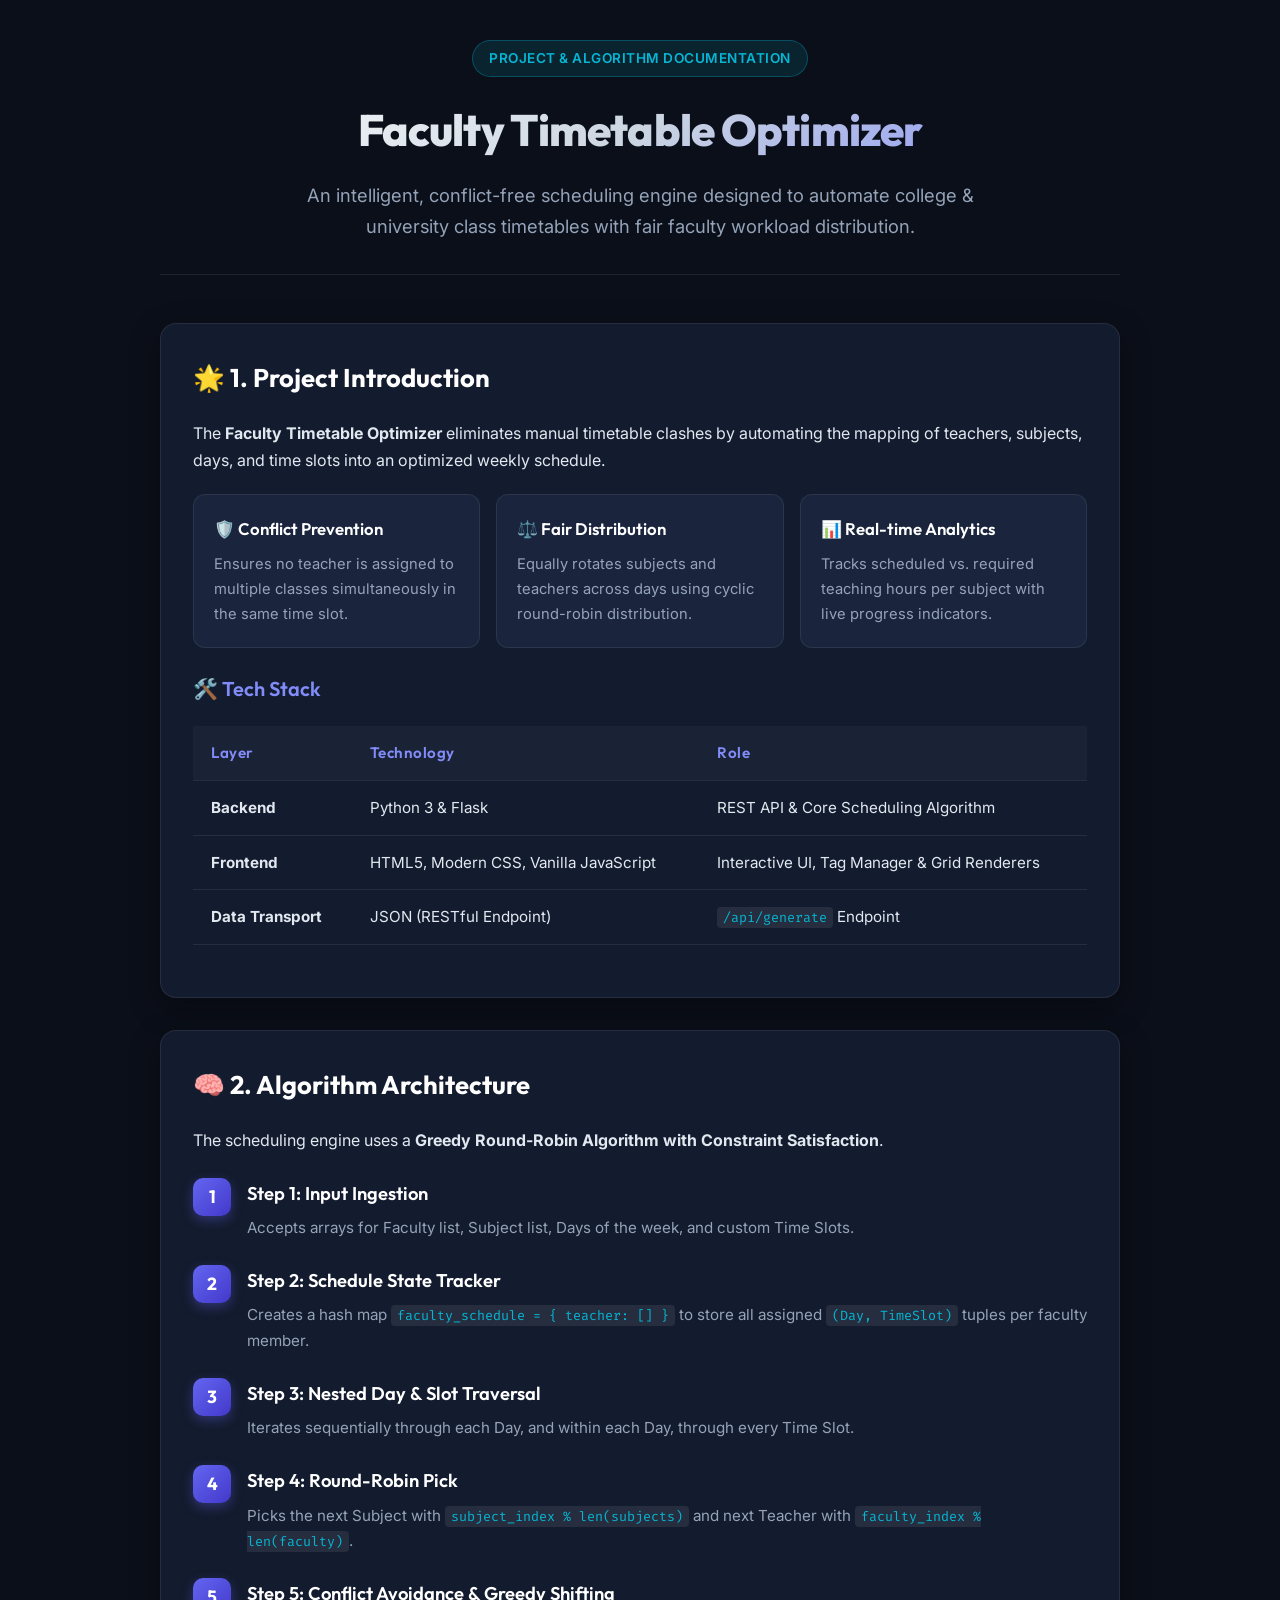
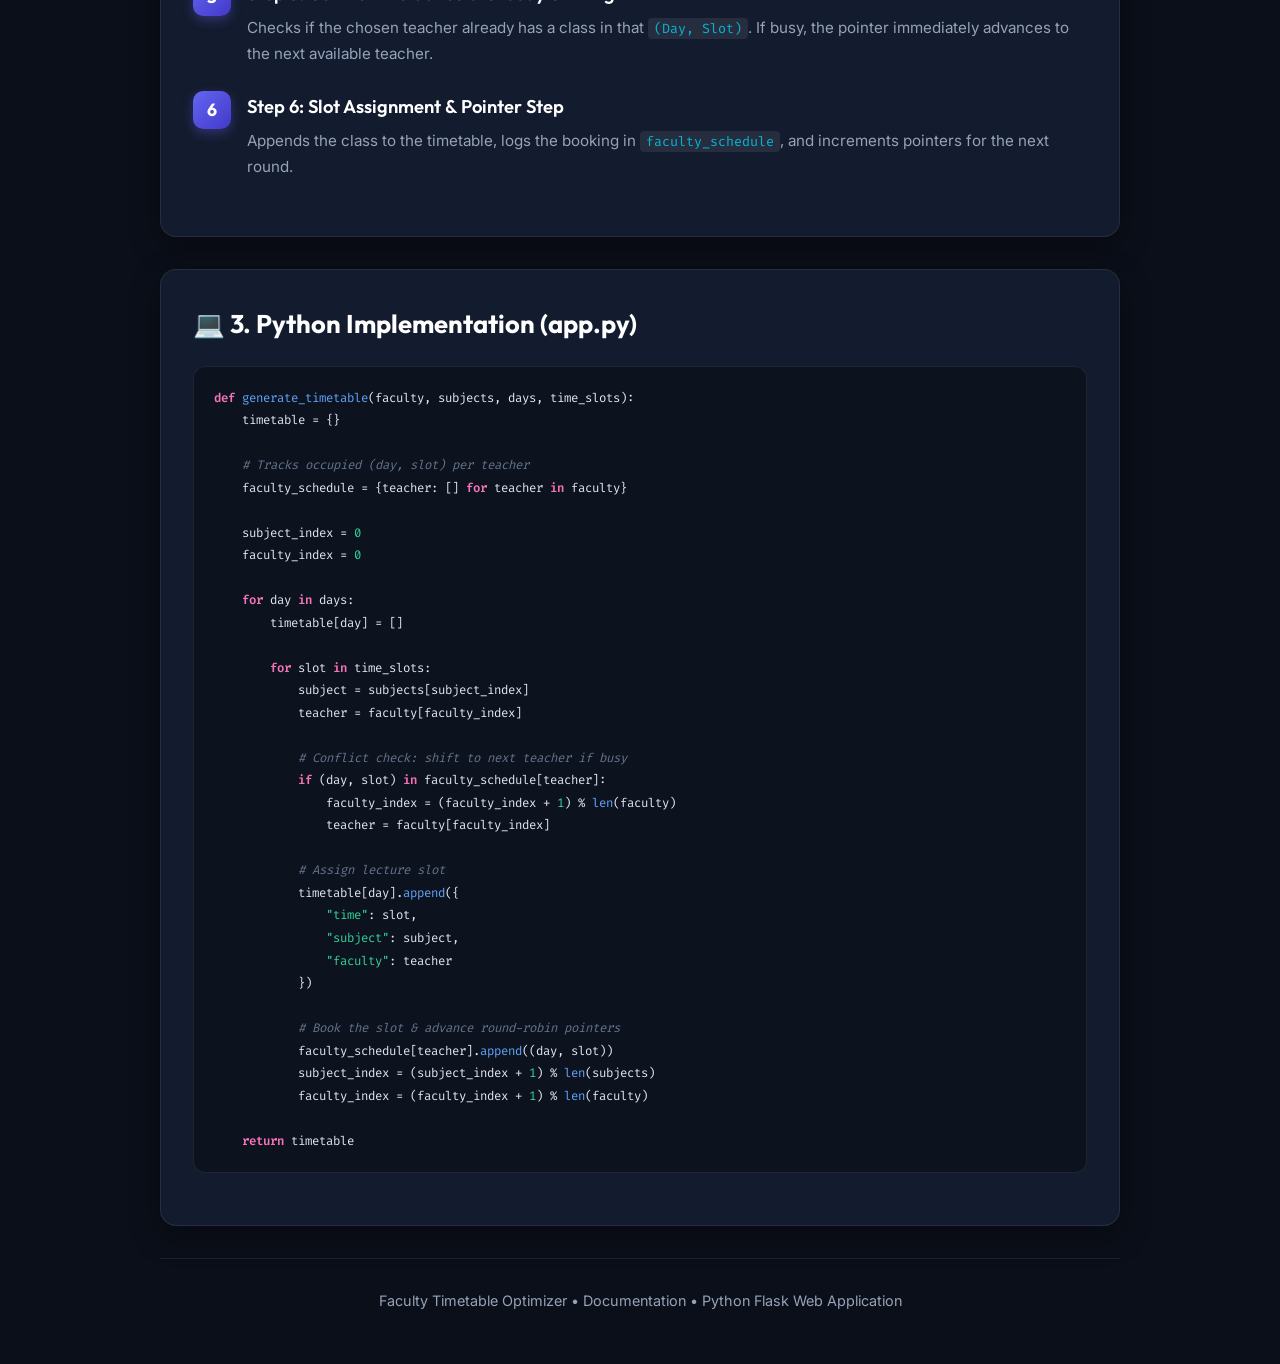
<file: PROJECT_OVERVIEW.html>
<!DOCTYPE html>
<html lang="en">
<head>
  <meta charset="UTF-8" />
  <meta name="viewport" content="width=device-width, initial-scale=1.0" />
  <title>Faculty Timetable Optimizer — Project & Algorithm Guide</title>
  <link rel="preconnect" href="https://fonts.googleapis.com" />
  <link rel="preconnect" href="https://fonts.gstatic.com" crossorigin />
  <link href="https://fonts.googleapis.com/css2?family=Fira+Code:wght@400;500;600&family=Inter:wght@300;400;500;600;700&family=Outfit:wght@500;600;700;800&display=swap" rel="stylesheet" />
  <style>
    :root {
      --bg-main: #0b0f19;
      --bg-card: #131b2e;
      --bg-card-alt: #1a243d;
      --border-color: rgba(255, 255, 255, 0.08);
      --border-accent: rgba(99, 102, 241, 0.3);
      --text-main: #e2e8f0;
      --text-muted: #94a3b8;
      --text-heading: #ffffff;
      --primary: #6366f1;
      --primary-light: #818cf8;
      --accent-cyan: #06b6d4;
      --accent-emerald: #10b981;
      --accent-amber: #f59e0b;
      --code-bg: #0d121f;
    }

    * {
      box-sizing: border-box;
      margin: 0;
      padding: 0;
    }

    body {
      font-family: 'Inter', sans-serif;
      background-color: var(--bg-main);
      color: var(--text-main);
      line-height: 1.7;
      padding: 40px 20px;
    }

    .container {
      max-width: 960px;
      margin: 0 auto;
    }

    /* Header */
    header {
      text-align: center;
      margin-bottom: 48px;
      padding-bottom: 32px;
      border-bottom: 1px solid var(--border-color);
    }

    .badge {
      display: inline-block;
      padding: 6px 16px;
      font-size: 0.85rem;
      font-weight: 600;
      color: var(--accent-cyan);
      background: rgba(6, 182, 212, 0.12);
      border: 1px solid rgba(6, 182, 212, 0.3);
      border-radius: 9999px;
      margin-bottom: 16px;
      letter-spacing: 0.5px;
      text-transform: uppercase;
    }

    h1 {
      font-family: 'Outfit', sans-serif;
      font-size: 2.75rem;
      font-weight: 800;
      color: var(--text-heading);
      letter-spacing: -0.02em;
      margin-bottom: 12px;
      background: linear-gradient(135deg, #ffffff 0%, #cbd5e1 50%, #818cf8 100%);
      -webkit-background-clip: text;
      -webkit-text-fill-color: transparent;
    }

    .subtitle {
      font-size: 1.15rem;
      color: var(--text-muted);
      max-width: 680px;
      margin: 0 auto;
    }

    /* Section Cards */
    .card {
      background-color: var(--bg-card);
      border: 1px solid var(--border-color);
      border-radius: 16px;
      padding: 32px;
      margin-bottom: 32px;
      box-shadow: 0 10px 30px rgba(0, 0, 0, 0.35);
      transition: border-color 0.2s ease;
    }

    .card:hover {
      border-color: var(--border-accent);
    }

    h2 {
      font-family: 'Outfit', sans-serif;
      font-size: 1.6rem;
      font-weight: 700;
      color: var(--text-heading);
      margin-bottom: 20px;
      display: flex;
      align-items: center;
      gap: 12px;
    }

    h3 {
      font-family: 'Outfit', sans-serif;
      font-size: 1.25rem;
      font-weight: 600;
      color: var(--primary-light);
      margin: 24px 0 12px 0;
    }

    p {
      margin-bottom: 16px;
      color: var(--text-main);
    }

    /* Feature Grid */
    .grid {
      display: grid;
      grid-template-columns: repeat(auto-fit, minmax(260px, 1fr));
      gap: 16px;
      margin-top: 20px;
    }

    .feature-box {
      background: var(--bg-card-alt);
      border: 1px solid var(--border-color);
      border-radius: 12px;
      padding: 20px;
    }

    .feature-box h4 {
      font-family: 'Outfit', sans-serif;
      font-size: 1.05rem;
      font-weight: 600;
      color: var(--text-heading);
      margin-bottom: 8px;
      display: flex;
      align-items: center;
      gap: 8px;
    }

    .feature-box p {
      font-size: 0.92rem;
      color: var(--text-muted);
      margin-bottom: 0;
    }

    /* Tables */
    table {
      width: 100%;
      border-collapse: collapse;
      margin: 20px 0;
      font-size: 0.95rem;
    }

    th, td {
      padding: 14px 18px;
      text-align: left;
      border-bottom: 1px solid var(--border-color);
    }

    th {
      background: rgba(255, 255, 255, 0.03);
      color: var(--primary-light);
      font-family: 'Outfit', sans-serif;
      font-weight: 600;
      letter-spacing: 0.5px;
    }

    td {
      color: var(--text-main);
    }

    /* Workflow Steps */
    .step-list {
      list-style: none;
      counter-reset: step-counter;
      margin: 24px 0;
    }

    .step-item {
      position: relative;
      padding-left: 54px;
      margin-bottom: 24px;
    }

    .step-item::before {
      counter-increment: step-counter;
      content: counter(step-counter);
      position: absolute;
      left: 0;
      top: 0;
      width: 38px;
      height: 38px;
      background: linear-gradient(135deg, var(--primary), #4338ca);
      color: #ffffff;
      font-family: 'Outfit', sans-serif;
      font-weight: 700;
      font-size: 1.1rem;
      border-radius: 10px;
      display: flex;
      align-items: center;
      justify-content: center;
      box-shadow: 0 4px 12px rgba(99, 102, 241, 0.35);
    }

    .step-title {
      font-family: 'Outfit', sans-serif;
      font-size: 1.15rem;
      font-weight: 600;
      color: var(--text-heading);
      margin-bottom: 6px;
    }

    .step-desc {
      font-size: 0.95rem;
      color: var(--text-muted);
    }

    /* Code Blocks */
    pre {
      background-color: var(--code-bg);
      border: 1px solid var(--border-color);
      border-radius: 12px;
      padding: 20px;
      overflow-x: auto;
      font-family: 'Fira Code', monospace;
      font-size: 0.88rem;
      color: #e2e8f0;
      line-height: 1.6;
      margin: 20px 0;
    }

    code {
      font-family: 'Fira Code', monospace;
      background: rgba(255, 255, 255, 0.08);
      padding: 2px 6px;
      border-radius: 4px;
      font-size: 0.88em;
      color: var(--accent-cyan);
    }

    pre code {
      background: none;
      padding: 0;
      color: inherit;
    }

    .keyword { color: #f472b6; font-weight: 600; }
    .fn { color: #60a5fa; }
    .string { color: #34d399; }
    .comment { color: #64748b; font-style: italic; }

    /* Footer */
    footer {
      text-align: center;
      padding: 30px 0 10px;
      color: var(--text-muted);
      font-size: 0.9rem;
      border-top: 1px solid var(--border-color);
    }

    @media print {
      body {
        background: #ffffff;
        color: #000000;
      }
      .card {
        box-shadow: none;
        border: 1px solid #ddd;
        background: #ffffff;
      }
      h1, h2, h3, h4 {
        color: #000000;
        -webkit-text-fill-color: initial;
      }
      pre {
        background: #f8f9fa;
        color: #000;
        border: 1px solid #ccc;
      }
    }
  </style>
</head>
<body>
  <div class="container">
    <header>
      <span class="badge">Project & Algorithm Documentation</span>
      <h1>Faculty Timetable Optimizer</h1>
      <p class="subtitle">An intelligent, conflict-free scheduling engine designed to automate college & university class timetables with fair faculty workload distribution.</p>
    </header>

    <!-- Project Overview -->
    <div class="card">
      <h2>🌟 1. Project Introduction</h2>
      <p>The <strong>Faculty Timetable Optimizer</strong> eliminates manual timetable clashes by automating the mapping of teachers, subjects, days, and time slots into an optimized weekly schedule.</p>
      
      <div class="grid">
        <div class="feature-box">
          <h4>🛡️ Conflict Prevention</h4>
          <p>Ensures no teacher is assigned to multiple classes simultaneously in the same time slot.</p>
        </div>
        <div class="feature-box">
          <h4>⚖️ Fair Distribution</h4>
          <p>Equally rotates subjects and teachers across days using cyclic round-robin distribution.</p>
        </div>
        <div class="feature-box">
          <h4>📊 Real-time Analytics</h4>
          <p>Tracks scheduled vs. required teaching hours per subject with live progress indicators.</p>
        </div>
      </div>

      <h3>🛠️ Tech Stack</h3>
      <table>
        <thead>
          <tr>
            <th>Layer</th>
            <th>Technology</th>
            <th>Role</th>
          </tr>
        </thead>
        <tbody>
          <tr>
            <td><strong>Backend</strong></td>
            <td>Python 3 & Flask</td>
            <td>REST API & Core Scheduling Algorithm</td>
          </tr>
          <tr>
            <td><strong>Frontend</strong></td>
            <td>HTML5, Modern CSS, Vanilla JavaScript</td>
            <td>Interactive UI, Tag Manager & Grid Renderers</td>
          </tr>
          <tr>
            <td><strong>Data Transport</strong></td>
            <td>JSON (RESTful Endpoint)</td>
            <td><code>/api/generate</code> Endpoint</td>
          </tr>
        </tbody>
      </table>
    </div>

    <!-- Algorithm Explanation -->
    <div class="card">
      <h2>🧠 2. Algorithm Architecture</h2>
      <p>The scheduling engine uses a <strong>Greedy Round-Robin Algorithm with Constraint Satisfaction</strong>.</p>

      <ul class="step-list">
        <li class="step-item">
          <div class="step-title">Step 1: Input Ingestion</div>
          <div class="step-desc">Accepts arrays for Faculty list, Subject list, Days of the week, and custom Time Slots.</div>
        </li>
        <li class="step-item">
          <div class="step-title">Step 2: Schedule State Tracker</div>
          <div class="step-desc">Creates a hash map <code>faculty_schedule = { teacher: [] }</code> to store all assigned <code>(Day, TimeSlot)</code> tuples per faculty member.</div>
        </li>
        <li class="step-item">
          <div class="step-title">Step 3: Nested Day & Slot Traversal</div>
          <div class="step-desc">Iterates sequentially through each Day, and within each Day, through every Time Slot.</div>
        </li>
        <li class="step-item">
          <div class="step-title">Step 4: Round-Robin Pick</div>
          <div class="step-desc">Picks the next Subject with <code>subject_index % len(subjects)</code> and next Teacher with <code>faculty_index % len(faculty)</code>.</div>
        </li>
        <li class="step-item">
          <div class="step-title">Step 5: Conflict Avoidance & Greedy Shifting</div>
          <div class="step-desc">Checks if the chosen teacher already has a class in that <code>(Day, Slot)</code>. If busy, the pointer immediately advances to the next available teacher.</div>
        </li>
        <li class="step-item">
          <div class="step-title">Step 6: Slot Assignment & Pointer Step</div>
          <div class="step-desc">Appends the class to the timetable, logs the booking in <code>faculty_schedule</code>, and increments pointers for the next round.</div>
        </li>
      </ul>
    </div>

    <!-- Python Code Section -->
    <div class="card">
      <h2>💻 3. Python Implementation (app.py)</h2>
      <pre><code><span class="keyword">def</span> <span class="fn">generate_timetable</span>(faculty, subjects, days, time_slots):
    timetable = {}
    
    <span class="comment"># Tracks occupied (day, slot) per teacher</span>
    faculty_schedule = {teacher: [] <span class="keyword">for</span> teacher <span class="keyword">in</span> faculty}

    subject_index = <span class="string">0</span>
    faculty_index = <span class="string">0</span>

    <span class="keyword">for</span> day <span class="keyword">in</span> days:
        timetable[day] = []

        <span class="keyword">for</span> slot <span class="keyword">in</span> time_slots:
            subject = subjects[subject_index]
            teacher = faculty[faculty_index]

            <span class="comment"># Conflict check: shift to next teacher if busy</span>
            <span class="keyword">if</span> (day, slot) <span class="keyword">in</span> faculty_schedule[teacher]:
                faculty_index = (faculty_index + <span class="string">1</span>) % <span class="fn">len</span>(faculty)
                teacher = faculty[faculty_index]

            <span class="comment"># Assign lecture slot</span>
            timetable[day].<span class="fn">append</span>({
                <span class="string">"time"</span>: slot,
                <span class="string">"subject"</span>: subject,
                <span class="string">"faculty"</span>: teacher
            })

            <span class="comment"># Book the slot & advance round-robin pointers</span>
            faculty_schedule[teacher].<span class="fn">append</span>((day, slot))
            subject_index = (subject_index + <span class="string">1</span>) % <span class="fn">len</span>(subjects)
            faculty_index = (faculty_index + <span class="string">1</span>) % <span class="fn">len</span>(faculty)

    <span class="keyword">return</span> timetable</code></pre>
    </div>

    <footer>
      Faculty Timetable Optimizer &bull; Documentation &bull; Python Flask Web Application
    </footer>
  </div>
</body>
</html>
</file>
